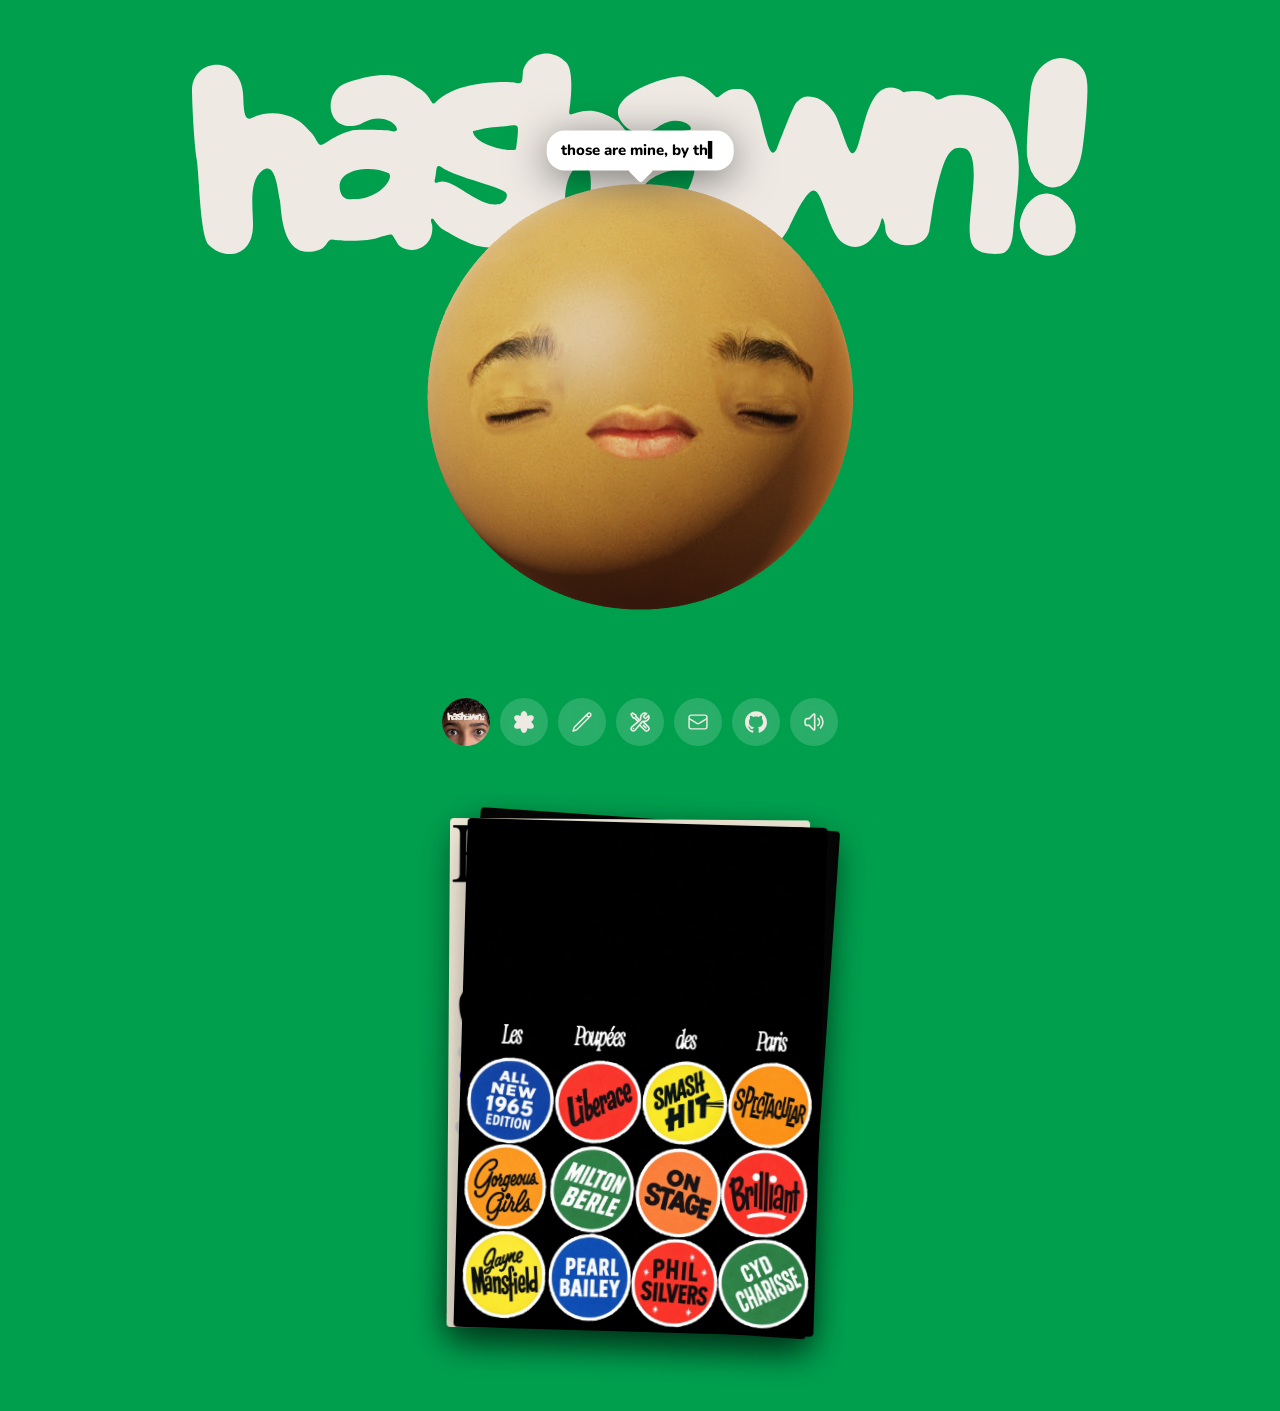
<file: index.html>
<!doctype html>
<html lang="en">
<head>
<meta charset="utf-8">
<meta name="viewport" content="width=device-width, initial-scale=1, viewport-fit=cover">
<title>hashawn!</title>
<meta name="description" content="hashawn — a face on a ball, some posters, and Nardo.">
<meta name="theme-color" content="#009f4d">
<link rel="preconnect" href="https://fonts.googleapis.com">
<link rel="stylesheet" href="https://fonts.googleapis.com/css2?family=Nunito:wght@800;900&display=swap">
<link rel="stylesheet" href="style.css">
<link rel="icon" href="assets/favicon.svg" type="image/svg+xml">
<link rel="preload" as="image" href="assets/face/open_closed.webp">
<link rel="preload" as="image" href="assets/face/normal.webp">
</head>
<body>

<canvas id="face" aria-label="Hassan's face, on a ball. Drag to spin, tap to poke."></canvas>
<div class="bubble" id="bubble" hidden><span class="txt"></span></div>

<main>
  <header class="hero" id="hero">
    <svg class="logo" id="lockup" viewBox="0 0 906 205" aria-label="hashawn!"><use href="#logo"/></svg>
    <nav class="dock pills" aria-label="Links">
      <a class="dk" href="https://instagram.com/hashawnnn" target="_blank" rel="noopener" aria-label="Instagram, @hashawnnn" title="@hashawnnn"><img class="pfp" src="assets/pfp.png" alt="" width="160" height="160"></a>
      <a class="dk" href="nardo/" aria-label="Nardo" title="nardo"><svg><use href="#nardo"/></svg></a>
      <a class="dk" href="blog/" aria-label="Blog" title="blog"><svg><use href="#i-pen"/></svg></a>
      <a class="dk" href="tools/" aria-label="Tools" title="tools"><svg><use href="#i-wrench"/></svg></a>
      <a class="dk" href="mailto:hi@hashawn.com" aria-label="Email" title="mail"><svg><use href="#i-mail"/></svg></a>
      <a class="dk" href="https://github.com/hshwn" target="_blank" rel="noopener" aria-label="GitHub" title="github"><svg><use href="#i-github"/></svg></a>
      <button class="dk" id="mute" aria-pressed="false" aria-label="Mute him" title="sound"><svg class="on"><use href="#i-speaker"/></svg><svg class="off"><use href="#i-speaker-x"/></svg></button>
    </nav>
  </header>

  <section class="shelf" aria-label="Posters">
  <div class="grid stacked" id="grid">
    <a class="poster" href="assets/poupees.webp" data-id="poupees" data-title="Les Poupées de Paris" data-line="twelve badges. one afternoon. five colors and a lot of liberace.">
      <img src="assets/poupees-thumb.jpg" alt="Les Poupées de Paris, a sheet of twelve showbiz badges" width="1131" height="1600" loading="lazy">
      <div class="meta">
        <p class="cap"><b>Les Poupées de Paris</b><span>2026</span><span>lettering, badges</span></p>
      </div>
    </a>
    <a class="poster" href="assets/harvest.jpg" data-id="harvest" data-title="Harvest Everything!" data-line="every single doodle drawn on a trackpad. the phone has a cord because it's a nice phone.">
      <img src="assets/harvest-thumb.jpg" alt="Harvest Everything, a doodle poster" width="905" height="1280" loading="lazy">
      <div class="meta">
        <p class="cap"><b>Harvest Everything!</b><span>2026</span><span>type, trackpad doodles</span></p>
      </div>
    </a>
    <a class="poster" href="assets/ram.webp" data-id="ram" data-title="RAM!" data-line="the sheep are real. the threat is real. come get me chad gippity.">
      <img src="assets/ram-thumb.jpg" alt="RAM!, a sticker poster of a pile of rams" width="1131" height="1600" loading="lazy">
      <div class="meta">
        <p class="cap"><b>RAM!</b><span>2026</span><span>collage, type</span></p>
      </div>
    </a>
  </div>
  <button class="dk gather" id="gather" hidden aria-label="Stack the posters" title="stack"><svg><use href="#i-stack"/></svg></button>
  </section>
</main>

<div class="shade" id="shade" hidden></div>

<script src="sprite.js"></script>
<script src="voice.js"></script>
<script src="sphere.js"></script>
<script src="site.js"></script>
</body>
</html>
</file>
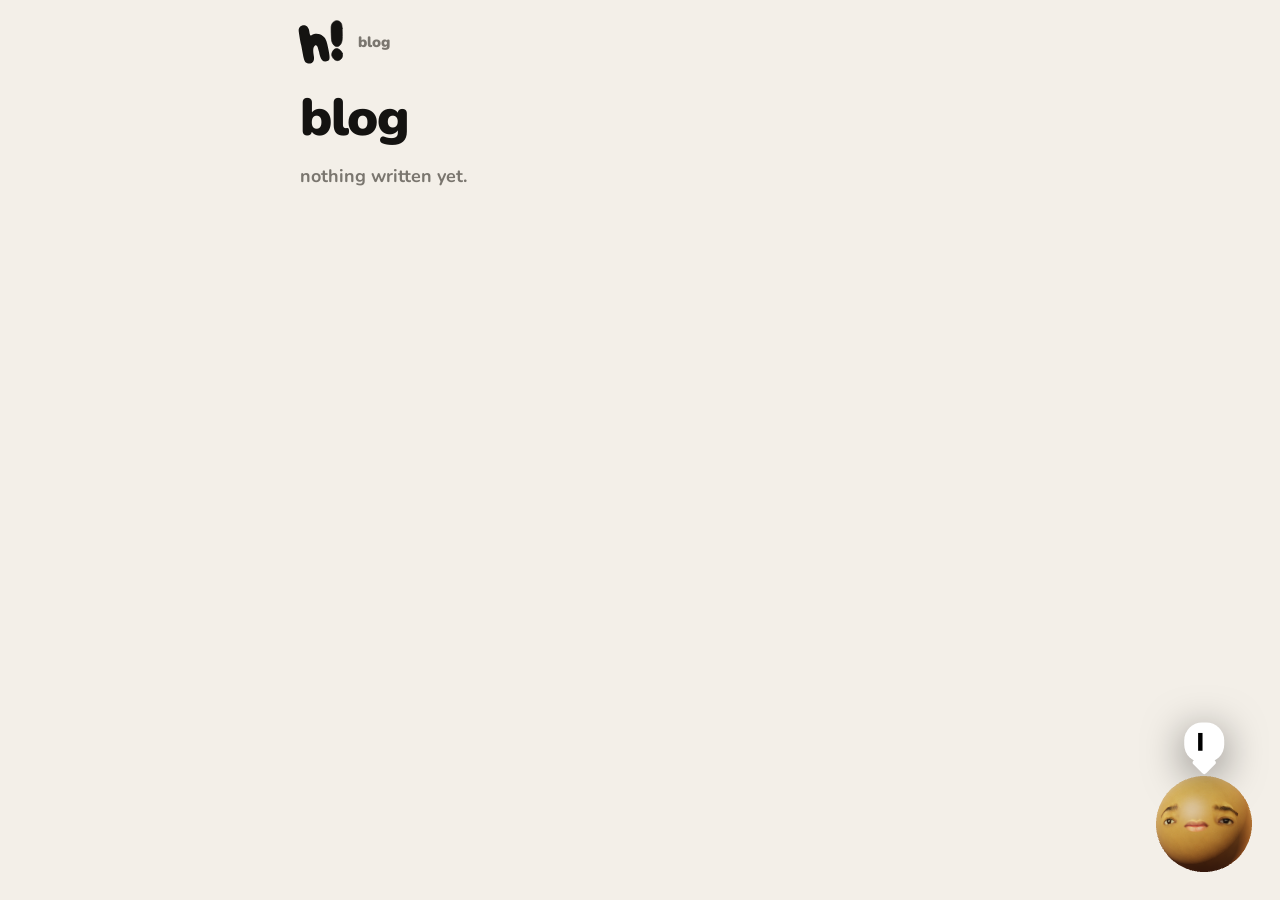
<file: blog/index.html>
<!doctype html>
<html lang="en" class="blog">
<head>
<meta charset="utf-8">
<meta name="viewport" content="width=device-width, initial-scale=1, viewport-fit=cover">
<title>blog — hashawn!</title>
<meta name="description" content="hashawn — written down.">
<meta name="theme-color" content="#f3efe8">
<link rel="preconnect" href="https://fonts.googleapis.com">
<link rel="stylesheet" href="https://fonts.googleapis.com/css2?family=Nunito:wght@600;700;800;900&display=swap">
<link rel="stylesheet" href="/style.css">
<link rel="icon" href="/assets/favicon.svg" type="image/svg+xml">
</head>
<body class="blog">

<canvas id="face" aria-label="Hassan's face, on a ball."></canvas>
<div class="bubble" id="bubble" hidden><span class="txt"></span></div>

<header class="blogbar">
  <a class="mark" href="/" aria-label="hashawn! home"><svg viewBox="0 0 217 200" aria-hidden="true"><use href="#hmark"/></svg></a>
  <a class="crumb" href="/blog/">blog</a>
</header>

<main class="page" id="page">
  <p class="muted">loading…</p>
</main>

<script src="/sprite.js"></script>
<script src="/voice.js"></script>
<script src="/sphere.js"></script>
<script src="/blog.js"></script>
</body>
</html>
</file>
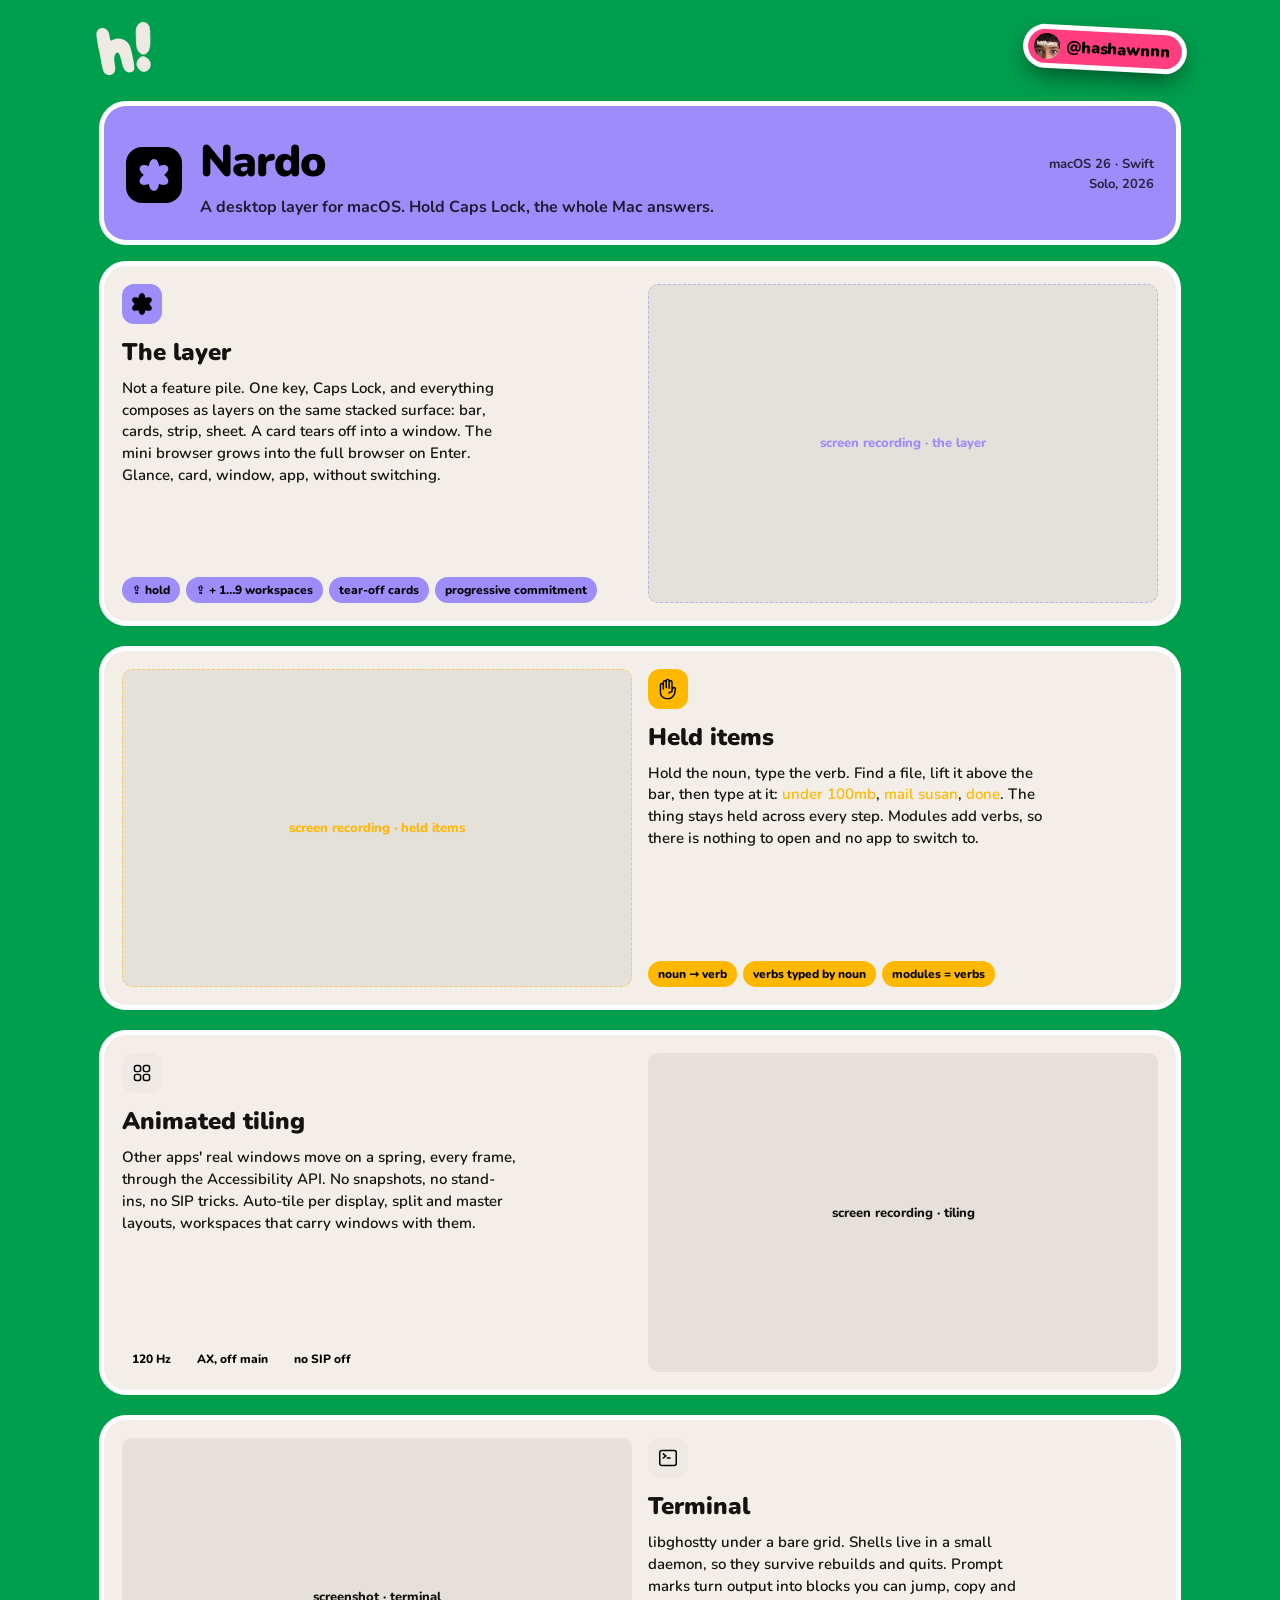
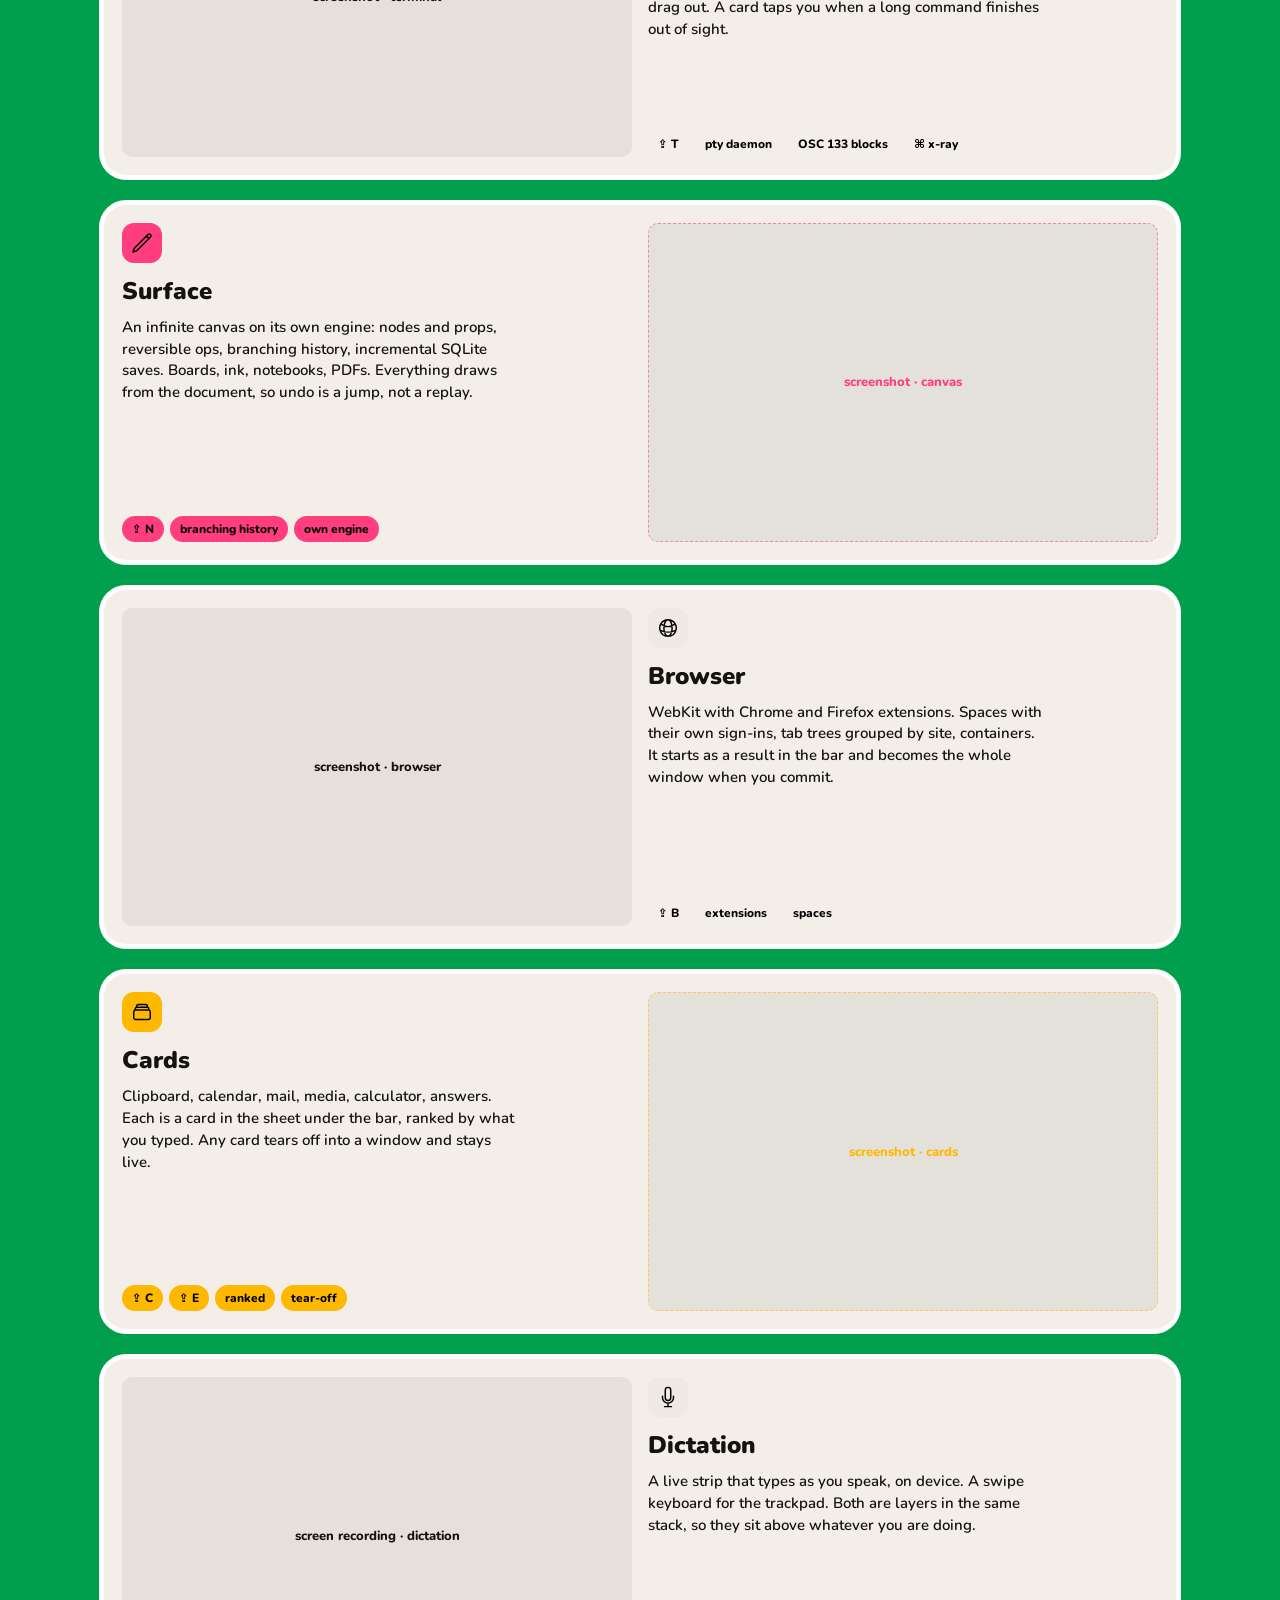
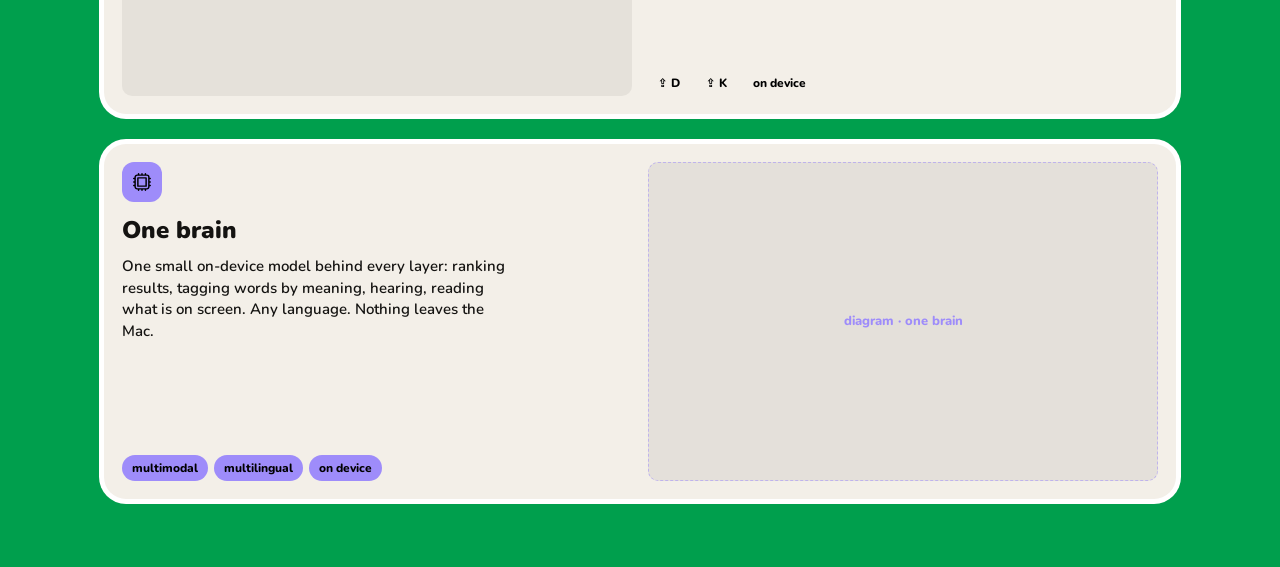
<file: nardo/index.html>
<!doctype html>
<html lang="en">
<head>
<meta charset="utf-8">
<meta name="viewport" content="width=device-width, initial-scale=1, viewport-fit=cover">
<title>Nardo</title>
<meta name="description" content="Nardo — a desktop layer for macOS. Hold Caps Lock and the whole Mac answers.">
<meta name="theme-color" content="#009f4d">
<link rel="preconnect" href="https://fonts.googleapis.com">
<link rel="stylesheet" href="https://fonts.googleapis.com/css2?family=Nunito:wght@600;700;800;900&display=swap">
<link rel="stylesheet" href="../style.css">
<link rel="icon" href="../assets/favicon.svg" type="image/svg+xml">
</head>
<body>

<main class="study">

  <nav class="topbar" aria-label="Home">
    <a class="sticker mark" href="../" aria-label="hashawn! home">
      <svg viewBox="0 0 217 200" aria-hidden="true"><use href="#hmark"/></svg>
    </a>
    <a class="sticker pill ig" href="https://instagram.com/hashawnnn" target="_blank" rel="noopener"><img class="pfp" src="../assets/pfp.png" alt="" width="160" height="160"><span>@hashawnnn</span></a>
  </nav>

  <header class="nardo-hero" style="--role:var(--nardo)">
    <span class="chip big"><svg><use href="#nardo"/></svg></span>
    <div>
      <h1>Nardo</h1>
      <p class="sub">A desktop layer for macOS. Hold Caps Lock, the whole Mac answers.</p>
    </div>
    <div class="meta">macOS 26 · Swift<br>Solo, 2026</div>
  </header>

  <section class="sec" id="layer" style="--role:var(--nardo)">
    <div class="text">
      <div>
        <span class="chip"><svg><use href="#nardo"/></svg></span>
        <h2 class="name" style="margin-top:12px">The layer</h2>
        <p>Not a feature pile. One key, Caps Lock, and everything composes as layers on the same stacked surface: bar, cards, strip, sheet. A card tears off into a window. The mini browser grows into the full browser on Enter. Glance, card, window, app, without switching.</p>
      </div>
      <div class="tags"><span class="tag">⇪ hold</span><span class="tag">⇪ + 1…9 workspaces</span><span class="tag">tear-off cards</span><span class="tag">progressive commitment</span></div>
    </div>
    <div class="media">screen recording · the layer</div>
  </section>

  <section class="sec flip" id="held" style="--role:var(--amber)">
    <div class="text">
      <div>
        <span class="chip"><svg><use href="#i-hand"/></svg></span>
        <h2 class="name" style="margin-top:12px">Held items</h2>
        <p>Hold the noun, type the verb. Find a file, lift it above the bar, then type at it: <em>under 100mb</em>, <em>mail susan</em>, <em>done</em>. The thing stays held across every step. Modules add verbs, so there is nothing to open and no app to switch to.</p>
      </div>
      <div class="tags"><span class="tag">noun → verb</span><span class="tag">verbs typed by noun</span><span class="tag">modules = verbs</span></div>
    </div>
    <div class="media">screen recording · held items</div>
  </section>

  <section class="sec" id="tiling" style="--role:var(--sky)">
    <div class="text">
      <div>
        <span class="chip"><svg><use href="#i-grid"/></svg></span>
        <h2 class="name" style="margin-top:12px">Animated tiling</h2>
        <p>Other apps' real windows move on a spring, every frame, through the Accessibility API. No snapshots, no stand-ins, no SIP tricks. Auto-tile per display, split and master layouts, workspaces that carry windows with them.</p>
      </div>
      <div class="tags"><span class="tag">120 Hz</span><span class="tag">AX, off main</span><span class="tag">no SIP off</span></div>
    </div>
    <div class="media">screen recording · tiling</div>
  </section>

  <section class="sec flip" id="terminal" style="--role:var(--coal)">
    <div class="text">
      <div>
        <span class="chip"><svg><use href="#i-term"/></svg></span>
        <h2 class="name" style="margin-top:12px">Terminal</h2>
        <p>libghostty under a bare grid. Shells live in a small daemon, so they survive rebuilds and quits. Prompt marks turn output into blocks you can jump, copy and drag out. A card taps you when a long command finishes out of sight.</p>
      </div>
      <div class="tags"><span class="tag">⇪ T</span><span class="tag">pty daemon</span><span class="tag">OSC 133 blocks</span><span class="tag">⌘ x-ray</span></div>
    </div>
    <div class="media">screenshot · terminal</div>
  </section>

  <section class="sec" id="canvas" style="--role:var(--rose)">
    <div class="text">
      <div>
        <span class="chip"><svg><use href="#i-pen"/></svg></span>
        <h2 class="name" style="margin-top:12px">Surface</h2>
        <p>An infinite canvas on its own engine: nodes and props, reversible ops, branching history, incremental SQLite saves. Boards, ink, notebooks, PDFs. Everything draws from the document, so undo is a jump, not a replay.</p>
      </div>
      <div class="tags"><span class="tag">⇪ N</span><span class="tag">branching history</span><span class="tag">own engine</span></div>
    </div>
    <div class="media">screenshot · canvas</div>
  </section>

  <section class="sec flip" id="browser" style="--role:var(--mint)">
    <div class="text">
      <div>
        <span class="chip"><svg><use href="#i-globe"/></svg></span>
        <h2 class="name" style="margin-top:12px">Browser</h2>
        <p>WebKit with Chrome and Firefox extensions. Spaces with their own sign-ins, tab trees grouped by site, containers. It starts as a result in the bar and becomes the whole window when you commit.</p>
      </div>
      <div class="tags"><span class="tag">⇪ B</span><span class="tag">extensions</span><span class="tag">spaces</span></div>
    </div>
    <div class="media">screenshot · browser</div>
  </section>

  <section class="sec" id="cards" style="--role:var(--amber)">
    <div class="text">
      <div>
        <span class="chip"><svg><use href="#i-stack"/></svg></span>
        <h2 class="name" style="margin-top:12px">Cards</h2>
        <p>Clipboard, calendar, mail, media, calculator, answers. Each is a card in the sheet under the bar, ranked by what you typed. Any card tears off into a window and stays live.</p>
      </div>
      <div class="tags"><span class="tag">⇪ C</span><span class="tag">⇪ E</span><span class="tag">ranked</span><span class="tag">tear-off</span></div>
    </div>
    <div class="media">screenshot · cards</div>
  </section>

  <section class="sec flip" id="dictation" style="--role:var(--sky)">
    <div class="text">
      <div>
        <span class="chip"><svg><use href="#i-mic"/></svg></span>
        <h2 class="name" style="margin-top:12px">Dictation</h2>
        <p>A live strip that types as you speak, on device. A swipe keyboard for the trackpad. Both are layers in the same stack, so they sit above whatever you are doing.</p>
      </div>
      <div class="tags"><span class="tag">⇪ D</span><span class="tag">⇪ K</span><span class="tag">on device</span></div>
    </div>
    <div class="media">screen recording · dictation</div>
  </section>

  <section class="sec" id="brain" style="--role:var(--nardo)">
    <div class="text">
      <div>
        <span class="chip"><svg><use href="#i-chip"/></svg></span>
        <h2 class="name" style="margin-top:12px">One brain</h2>
        <p>One small on-device model behind every layer: ranking results, tagging words by meaning, hearing, reading what is on screen. Any language. Nothing leaves the Mac.</p>
      </div>
      <div class="tags"><span class="tag">multimodal</span><span class="tag">multilingual</span><span class="tag">on device</span></div>
    </div>
    <div class="media">diagram · one brain</div>
  </section>

</main>


<script src="../sprite.js"></script>
</body>
</html>
</file>
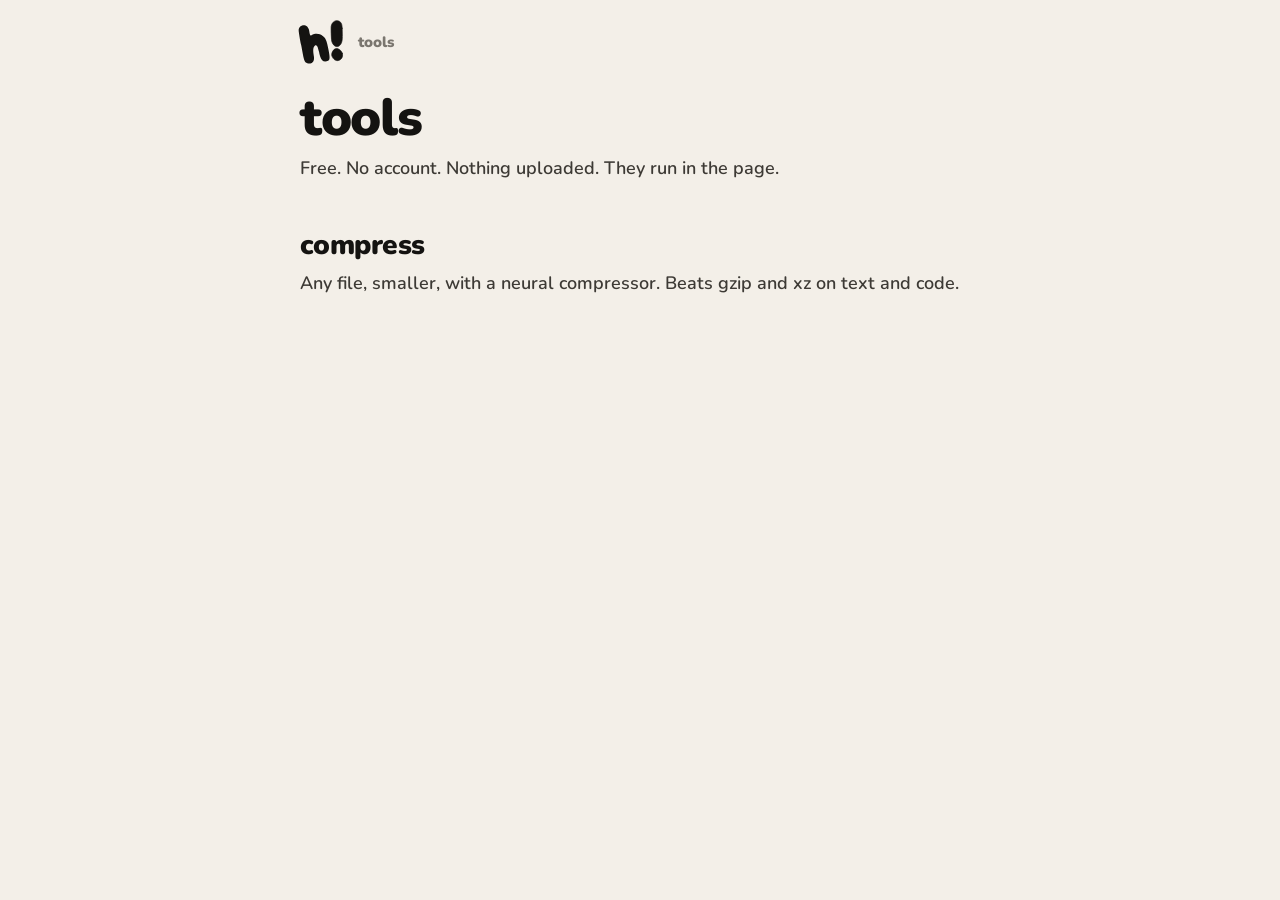
<file: tools/index.html>
<!doctype html>
<html lang="en" class="blog">
<head>
<meta charset="utf-8">
<meta name="viewport" content="width=device-width, initial-scale=1, viewport-fit=cover">
<title>tools — hashawn!</title>
<meta name="description" content="Free tools that run in your browser. No accounts, no uploads.">
<meta name="theme-color" content="#f3efe8">
<link rel="preconnect" href="https://fonts.googleapis.com">
<link rel="stylesheet" href="https://fonts.googleapis.com/css2?family=Nunito:wght@600;700;800;900&display=swap">
<link rel="stylesheet" href="/style.css">
<link rel="icon" href="/assets/favicon.svg" type="image/svg+xml">
</head>
<body class="blog">

<header class="blogbar">
  <a class="mark" href="/" aria-label="hashawn! home"><svg viewBox="0 0 217 200" aria-hidden="true"><use href="#hmark"/></svg></a>
  <a class="crumb" href="/tools/">tools</a>
</header>

<main class="page">
  <h1>tools</h1>
  <p class="lead">Free. No account. Nothing uploaded. They run in the page.</p>
  <section class="index">
    <a class="entry" href="/tools/compress/"><h2>compress</h2><p class="line">Any file, smaller, with a neural compressor. Beats gzip and xz on text and code.</p></a>
  </section>
</main>

<script src="/sprite.js"></script>
</body>
</html>
</file>
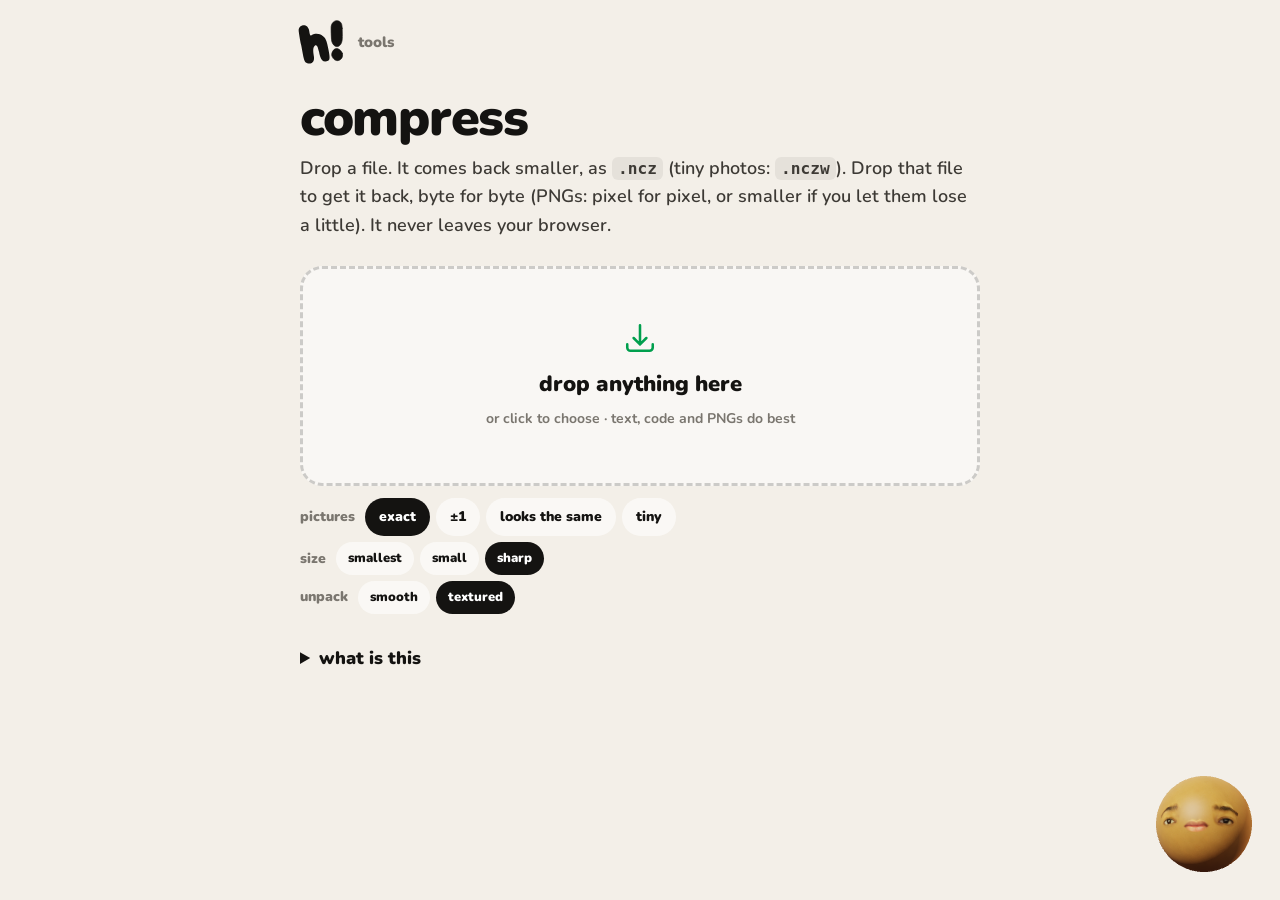
<file: tools/compress/index.html>
<!doctype html>
<html lang="en" class="blog">
<head>
<meta charset="utf-8">
<meta name="viewport" content="width=device-width, initial-scale=1, viewport-fit=cover">
<title>compress — hashawn!</title>
<meta name="description" content="Compress any file in your browser with a neural compressor. Nothing is uploaded.">
<meta name="theme-color" content="#f3efe8">
<link rel="preconnect" href="https://fonts.googleapis.com">
<link rel="stylesheet" href="https://fonts.googleapis.com/css2?family=Nunito:wght@600;700;800;900&display=swap">
<link rel="stylesheet" href="/style.css">
<link rel="icon" href="/assets/favicon.svg" type="image/svg+xml">
</head>
<body class="blog tool">

<canvas id="face" aria-label="Hassan's face, on a ball."></canvas>
<div class="bubble" id="bubble" hidden><span class="txt"></span></div>

<header class="blogbar">
  <a class="mark" href="/" aria-label="hashawn! home"><svg viewBox="0 0 217 200" aria-hidden="true"><use href="#hmark"/></svg></a>
  <a class="crumb" href="/tools/">tools</a>
</header>

<main class="page">
  <h1>compress</h1>
  <p class="lead">Drop a file. It comes back smaller, as <code>.ncz</code> (tiny photos: <code>.nczw</code>). Drop that file to get it back, byte for byte (PNGs: pixel for pixel, or smaller if you let them lose a little). It never leaves your browser.</p>

  <div class="drop" id="drop" tabindex="0" role="button" aria-label="Drop a file or click to choose">
    <svg class="ic"><use href="#i-arrow-down-tray"/></svg>
    <span>drop anything here</span>
    <small>or click to choose · text, code and PNGs do best</small>
  </div>
  <div class="modes" id="modes" role="radiogroup" aria-label="what pictures may lose">
    <span>pictures</span>
    <button type="button" role="radio" data-m="0" title="every pixel comes back exactly">exact</button>
    <button type="button" role="radio" data-m="1" title="every colour value within 1 of the original: about a third smaller, invisible">±1</button>
    <button type="button" role="radio" data-m="2" title="the film grain is taken out and grown back fresh on unpack: much smaller, looks the same, but the pixels are not the originals">looks the same</button>
    <button type="button" role="radio" data-m="3" title="photos (PNG, JPEG, WebP) through a learned codec: tens of times smaller, looks close, not the original; see-through parts come back solid. Fetches 4-6 MB of networks once per size">tiny</button>
  </div>
  <div class="modes sub" id="tinyq" role="radiogroup" aria-label="how small tiny mode makes photos" hidden>
    <span>size</span>
    <button type="button" role="radio" data-q="1" title="the smallest files; fine detail goes soft">smallest</button>
    <button type="button" role="radio" data-q="2" title="small files, more detail">small</button>
    <button type="button" role="radio" data-q="4" title="bigger files, the most detail">sharp</button>
  </div>
  <div class="modes sub" id="tinytex" role="radiogroup" aria-label="how tiny files unpack" hidden>
    <span>unpack</span>
    <button type="button" role="radio" data-t="0" title="the decoder paints the safe average: smooth, a little soft">smooth</button>
    <button type="button" role="radio" data-t="1" title="real texture: small samples of the photo, carried in the file, laid back where it went soft">textured</button>
  </div>
  <input type="file" id="file" hidden>

  <section class="result" id="result" hidden></section>

  <details class="how">
    <summary>what is this</summary>
    <p>A context-mixing compressor, the family that wins the benchmarks and that nobody ships because it's slow. It predicts every bit from what came before, with a tiny neural net that learns as it goes, and a range coder turns the predictions into bytes. The decoder runs the exact same net, so the output is bit-exact. It beats gzip, bzip2 and xz on text and code. It won't beat anything on photos, video or zips, those are already squeezed.</p>
    <p>PNGs get their own model: every pixel is predicted from the ones before it (and red and blue from green), and only the surprise is stored. You get back a PNG with exactly the same pixels and the same metadata (colour profile, text, everything); only PNG's own internal packing is redone, so the file's bytes can differ. Photos come out around half the size of their PNG; flat graphics and palette images less so.</p>
    <p>PNGs can also go lossy, if you pick it. <b>±1</b> lets every colour value move by one step out of 255: nobody can see that, and photos shrink by about a third. <b>Looks the same</b> goes further: it takes the grain out of the photo, keeps a tiny fingerprint of it (how strong it is at each brightness, its size, its colour, how it clumps), stores the clean picture within ±2, and grows new grain with the same fingerprint when you unpack. The grain looks the same, but it's new grain, so the pixels are not the originals. Pictures without grain just get the ±2. Transparent and palette PNGs always stay exact.</p>
    <p><b>Tiny</b> is a learned codec, for photos. A neural encoder turns the picture into a small grid of numbers, our coder packs them (each group of numbers predicted from the ones before it, by a small network that gives the same answer on every machine, so files always open), and on the way back our own small decoder network paints the picture from them. A whole photo fits in tens of kilobytes; it looks close, but fine texture goes soft and it is not the original, and it has no transparency (see-through parts come back solid). The photo's film grain is measured on the way in (the same fingerprint as looks-the-same mode, about 1.4 KB) and grown back fresh on the way out, so smooth areas don't turn plastic. Every file also carries a few small samples of the photo's own textures and where each goes (about 1.5 KB at the smallest size, less at the others, which lose less), and unpacking textured lays them back where the picture went soft, so leaves and plaster look like leaves and plaster instead of blur. Three sizes: smallest (a photo in about 12 KB), small (about 17 KB) and sharp (about 32 KB); each fetches its own networks the first time (4 MB, 4 MB, 5.9 MB). The encoder is from CompressAI's cheng2020-anchor, © 2021-2025 InterDigital Communications, Inc., BSD 3-Clause Clear License; the coder, the predictor and the decoder are ours.</p>
    <p>For text it also runs a 3-million-parameter language model, the smallest one that still reads English, and feeds its guesses into the mixer as one more input. That part is slow, tens of kilobytes a second, and the first time it fetches the model once (3 MB). Everything else goes through the context mixer alone at around 2MB a second. The bar is honest either way.</p>
  </details>
</main>

<script src="/sprite.js"></script>
<script src="/voice.js"></script>
<script src="/sphere.js"></script>
<script src="app.js"></script>
</body>
</html>
</file>
<file: style.css>
/* hashawn.com */
:root {
  --bg: #009f4d;
  --black: #000;
  --cream: #eee9e3;
  --green: #009f4d;
  --nardo: #9e8cfa;
  --rose: #ff3d7f;
  --amber: #ffb800;
  --paper: #161616;
  --ink: #f1ede6;
  --mute: #8f8a82;
  --line: rgba(255,255,255,0.08);
  --rim: 5px;
  --r: 22px;
  --gap: 14px;
}

* { box-sizing: border-box; }
html { -webkit-text-size-adjust: 100%; background: var(--bg); scroll-behavior: smooth; }
body {
  margin: 0;
  background: var(--bg);
  color: var(--ink);
  font-family: ui-rounded, "SF Pro Rounded", "Nunito", system-ui, -apple-system, sans-serif;
  font-weight: 800;
  -webkit-font-smoothing: antialiased;
  overflow-x: hidden;
}
a { color: inherit; text-decoration: none; }

/* ---------- the ball ---------- */
#face {
  position: fixed; left: 0; top: 0; width: 0; height: 0;   /* a square around the ball, sized and moved by sphere.js */
  z-index: 45; pointer-events: none;          /* above the shade and an open poster; hit-testing is done in JS */
  touch-action: none;
}
#face.hot { pointer-events: auto; cursor: grab; }
#face.hot.grabbing { cursor: grabbing; }

.bubble {
  position: fixed; z-index: 47;
  width: max-content; max-width: min(320px, 70vw);
  background: #fff; color: #000;
  border-radius: 18px; padding: 10px 14px;
  font-size: 15px; font-weight: 800; line-height: 1.3;
  transform: translate(-50%, -100%);
  pointer-events: none;
  filter: drop-shadow(0 8px 20px rgba(0,0,0,0.5));
}
.bubble::after {
  content: ""; position: absolute; left: calc(50% + var(--tail, 0px)); bottom: -9px; width: 18px; height: 18px;
  background: #fff; border-radius: 3px; transform: translateX(-50%) rotate(45deg);
}
.bubble[hidden] { display: none; }
.bubble .txt::after { content: "▍"; animation: caret 0.8s steps(2) infinite; }
.bubble.done .txt::after { content: ""; }
@keyframes caret { 50% { opacity: 0; } }

/* ---------- hero ---------- */
main { max-width: 1200px; margin: 0 auto; padding: 0 20px 80px; }
.hero { position: relative; height: 86svh; min-height: 560px; }   /* the grid peeks into the first screen */
.logo {
  position: fixed; left: 0; top: 0; transform-origin: 0 0;
  width: min(620px, 74vw); height: auto; overflow: visible;
  color: var(--cream); fill: currentColor;
  z-index: 40; cursor: pointer;                 /* behind him */
  transition: filter 0.2s, opacity 0.15s;
}
.logo.small { filter: drop-shadow(0 4px 14px rgba(0,0,0,0.8)); }
body.locked { overflow: hidden; }
.pills {
  position: absolute; left: 0; right: 0; bottom: 28px;
  display: flex; justify-content: center; align-items: center; gap: 10px;
  z-index: 7;
}
/* the dock: round, translucent, icon only */
.dk {
  width: 48px; height: 48px; border-radius: 50%; border: 0; padding: 0;
  display: grid; place-items: center; overflow: hidden;
  background: rgba(255,255,255,0.16); color: var(--cream);
  -webkit-backdrop-filter: blur(8px); backdrop-filter: blur(8px);
  cursor: pointer; transition: transform 0.15s, background 0.15s;
  -webkit-tap-highlight-color: transparent;
}
.dk:hover { transform: scale(1.08); background: rgba(255,255,255,0.24); }
.dk:active { transform: scale(0.94); }
.dk svg { width: 22px; height: 22px; }
.dk .pfp { width: 100%; height: 100%; object-fit: cover; display: block; }
.dk .off { display: none; }
.dk[aria-pressed="true"] { background: rgba(0,0,0,0.35); }
.dk[aria-pressed="true"] .on { display: none; }
.dk[aria-pressed="true"] .off { display: block; }

.pill {
  display: inline-flex; align-items: center; gap: 0.4em;
  padding: 0.36em 0.75em 0.36em 0.55em;
  border-radius: 999px;
  background: var(--role); color: #000;
  font: inherit; font-size: clamp(15px, 1.5vw, 30px); font-weight: 900; letter-spacing: -0.01em;
  white-space: nowrap; border: 0; cursor: pointer;
  box-shadow: 0 0 0 var(--rim) #fff, 0 10px 24px rgba(0,0,0,0.55);
  transition: transform 0.08s;
  -webkit-tap-highlight-color: transparent;
}
.pill:active { transform: scale(0.95) rotate(-2deg); }
.pill .ic { width: 1.1em; height: 1.1em; flex: none; }
.pill .pfp { width: 1.6em; height: 1.6em; border-radius: 50%; object-fit: cover; flex: none; margin: -0.2em 0 -0.2em -0.15em; }
.pill.nardo { --role: var(--nardo); }
.pill.ig    { --role: var(--rose); }
.pill.mail  { --role: var(--amber); }
.pill.gh    { --role: var(--cream); }

/* ---------- posters ---------- */
.grid {
  display: grid; grid-template-columns: repeat(3, 1fr); gap: var(--gap); align-items: start;
  padding-top: 20px;
}
.poster {
  display: block; position: relative; z-index: 2;
  touch-action: pan-y;
  -webkit-user-drag: none; -webkit-user-select: none; user-select: none;
  -webkit-tap-highlight-color: transparent;
  will-change: transform;
}
.poster img { display: block; width: 100%; height: auto; border-radius: 4px; pointer-events: none; }
.poster.lifted { z-index: 30; cursor: grabbing; }
.poster.lifted img { box-shadow: 0 30px 70px rgba(0,0,0,0.7); }
.poster .meta { display: none; }
.poster.open {
  position: fixed; z-index: 40; left: 50%; top: 50%;
  width: auto; max-width: min(92vw, 1100px);
  transform: translate(-50%, -50%);
  cursor: zoom-out;
  display: flex; flex-direction: column; align-items: center; gap: 12px;
}
.poster.open > img { width: auto; max-width: min(92vw, 1100px); max-height: 74vh; border-radius: 6px; }
.poster.open .meta { display: flex; flex-direction: column; align-items: center; gap: 10px; cursor: default; }
.cap {
  margin: 0; display: inline-flex; align-items: center; gap: 0.6em;
  background: #fff; color: #000; border-radius: 999px; padding: 0.35em 0.9em;
  font-size: 14px; font-weight: 700; white-space: nowrap;
}
.cap b { font-weight: 900; }
.cap span { opacity: 0.6; }
.cap span::before { content: "·"; margin-right: 0.6em; opacity: 0.5; }
.slot { border-radius: 4px; background: var(--paper); }

/* the pile: every poster in one slot, each lying a little crooked (transforms set in JS) */
.grid.stacked {
  display: block; position: relative; padding-top: 0;
  width: min(360px, 70vw); aspect-ratio: 1131 / 1600; margin: 48px auto 0;
}
.grid.stacked .poster { position: absolute; inset: 0; cursor: pointer; }
.grid.stacked .poster.lifted { cursor: grabbing; }
.grid.stacked .poster img { height: 100%; object-fit: cover; box-shadow: 0 14px 34px rgba(0,0,0,0.35); }
.gather { position: sticky; bottom: 28px; margin: 28px auto 0; z-index: 8; animation: pop 0.32s cubic-bezier(.2,.9,.3,1.4); }
.gather[hidden] { display: none; }
@keyframes pop { from { transform: scale(0.4); opacity: 0; } }

.shade { position: fixed; inset: 0; z-index: 35; background: rgba(0,0,0,0.82); }
.shade[hidden] { display: none; }

@media (max-width: 720px) {
  main { padding: 0 14px 60px; }
  .hero { height: 100svh; min-height: 520px; }
  .pills { bottom: 18px; }
  .grid { grid-template-columns: 1fr; gap: 12px; }
  .poster.open > img { max-height: 58vh; }
  .cap { font-size: 12px; }
  .bubble { font-size: 14px; }
}

@media (min-width: 721px) and (max-width: 1000px) {
  .grid { grid-template-columns: repeat(2, 1fr); }
}

@media (prefers-reduced-motion: reduce) {
  html { scroll-behavior: auto; }
}

/* ---------- nardo page ---------- */
.study { max-width: 1120px; margin: 0 auto; padding: 18px 16px 60px; display: grid; gap: 14px; font-weight: 600; color: #141311; }
.topbar { display: flex; align-items: center; justify-content: space-between; padding: 6px 2px 10px; }
.topbar .mark { display: block; width: 54px; transform: rotate(-6deg); }
.topbar .mark svg { width: 100%; height: auto; display: block; overflow: visible; color: var(--cream); fill: currentColor; }
.topbar .pill { transform: rotate(3deg); font-size: 16px; }

.nardo-hero {
  background: var(--nardo); color: #000;
  border-radius: var(--r); padding: 26px 22px 22px;
  display: grid; grid-template-columns: auto 1fr auto; align-items: center; gap: 18px;
  box-shadow: 0 0 0 var(--rim) #fff;
  margin: 8px 8px 4px;
}
.nardo-hero h1 { margin: 0; font-size: 44px; font-weight: 900; letter-spacing: -0.02em; }
.nardo-hero .sub { margin: 4px 0 0; font-size: 16px; font-weight: 700; opacity: 0.8; }
.nardo-hero .meta { text-align: right; font-size: 13px; font-weight: 700; opacity: 0.75; line-height: 1.5; }

.chip {
  width: 40px; height: 40px; border-radius: 12px;
  display: grid; place-items: center;
  background: var(--role, var(--cream)); color: #000;
}
.chip svg { width: 22px; height: 22px; }
.chip.big { width: 56px; height: 56px; border-radius: 16px; }
.chip.big svg { width: 32px; height: 32px; }
.nardo-hero .chip { background: #000; color: var(--nardo); }

.sec {
  display: grid; grid-template-columns: 1fr 1fr; gap: 16px;
  background: #f3efe8; border-radius: var(--r); padding: 18px;
  box-shadow: 0 0 0 var(--rim) #fff;
  margin: 8px;
  scroll-margin-top: 10px;
}
.sec.flip .media { order: -1; }
.sec .text { display: flex; flex-direction: column; justify-content: space-between; min-height: 220px; }
.sec .name { font-size: 24px; font-weight: 900; margin: 0; }
.sec .text p { margin: 10px 0 0; color: #141311; font-size: 15px; line-height: 1.45; max-width: 44ch; }
.sec .text em { font-style: normal; color: var(--role); }
.sec .tags { display: flex; flex-wrap: wrap; gap: 6px; margin-top: 14px; }
.tag { font-size: 12px; font-weight: 800; padding: 5px 10px; border-radius: 999px; background: var(--role); color: #000; }
.media {
  aspect-ratio: 16 / 10; border-radius: 10px; overflow: hidden;
  background: rgba(0,0,0,0.06);
  display: grid; place-items: center;
  border: 1.5px dashed color-mix(in srgb, var(--role) 55%, transparent);
  color: var(--role); font-weight: 800; font-size: 13px;
}
.media img, .media video { width: 100%; height: 100%; object-fit: cover; display: block; border: 0; }
.media.has { border: 0; }

@media (max-width: 760px) {
  .sec { grid-template-columns: 1fr; }
  .sec.flip .media { order: 0; }
  .sec .text { min-height: 0; }
  .nardo-hero { grid-template-columns: auto 1fr; }
  .nardo-hero .meta { grid-column: 1 / -1; text-align: left; }
  .nardo-hero h1 { font-size: 34px; }
}

/* ---------- blog: cream pages, one per post ---------- */
html.blog, body.blog { background: #f3efe8; color: #141311; }
body.blog { min-height: 100svh; }
body.blog #face { pointer-events: none; }
.blogbar {
  display: flex; align-items: center; gap: 14px;
  max-width: 720px; margin: 0 auto; padding: 22px 20px 0;
}
.blogbar .mark { display: block; width: 44px; transform: rotate(-6deg); color: #141311; }
.blogbar .mark svg { width: 100%; height: auto; display: block; overflow: visible; fill: currentColor; }
.blogbar .crumb { font-weight: 900; font-size: 15px; color: #7a766f; }
.page { max-width: 720px; margin: 0 auto; padding: 28px 20px 120px; font-weight: 600; font-size: 18px; line-height: 1.6; }
.page .muted { color: #7a766f; font-weight: 700; }
.page h1 { font-size: clamp(34px, 5vw, 52px); font-weight: 900; letter-spacing: -0.025em; line-height: 1.02; margin: 0 0 10px; }
.page .date { color: #7a766f; font-size: 14px; font-weight: 800; margin: 0; }
.post header { margin: 22px 0 34px; }
.post h2 { font-size: 24px; font-weight: 900; margin: 34px 0 10px; letter-spacing: -0.01em; }
.post h3 { font-size: 19px; font-weight: 900; margin: 26px 0 8px; }
.post p { margin: 0 0 18px; }
.post a { color: #009f4d; text-decoration: underline; text-decoration-thickness: 2px; text-underline-offset: 3px; }
.post img { display: block; width: 100%; height: auto; border-radius: 12px; margin: 26px 0; }
.post code { font: 600 0.9em ui-monospace, "SF Mono", Menlo, monospace; background: rgba(0,0,0,0.06); padding: 2px 6px; border-radius: 6px; }
.post pre { background: #141311; color: #f1ede6; padding: 16px 18px; border-radius: 12px; overflow-x: auto; margin: 22px 0; font-size: 15px; line-height: 1.5; }
.post pre code { background: none; padding: 0; color: inherit; font-size: inherit; }
.post blockquote { margin: 22px 0; padding: 2px 0 2px 18px; border-left: 4px solid #009f4d; color: #3d3a35; }
.post ul, .post ol { padding-left: 24px; margin: 0 0 18px; }
.post hr { border: 0; border-top: 2px solid rgba(0,0,0,0.08); margin: 30px 0; }
.index h1 { margin-bottom: 18px; }
.entry { display: block; padding: 22px 0; border-top: 2px solid rgba(0,0,0,0.08); color: inherit; }
.entry:first-of-type { border-top: 0; }
.entry h2 { font-size: 28px; font-weight: 900; letter-spacing: -0.02em; margin: 0 0 4px; line-height: 1.1; }
.entry .line { margin: 8px 0 0; color: #3d3a35; }
.entry:hover h2 { color: #009f4d; }
@media (max-width: 720px) {
  .page { padding: 20px 18px 100px; font-size: 17px; }
  .entry h2 { font-size: 24px; }
}

/* ---------- tools ---------- */
.page .lead { font-size: 18px; color: #3d3a35; margin: 6px 0 26px; }
.page .lead code { font: 700 0.9em ui-monospace, "SF Mono", Menlo, monospace; background: rgba(0,0,0,0.06); padding: 2px 6px; border-radius: 6px; }
.drop {
  display: flex; flex-direction: column; align-items: center; justify-content: center; gap: 6px;
  min-height: 220px; border-radius: 22px; cursor: pointer;
  border: 3px dashed rgba(0,0,0,0.18); background: rgba(255,255,255,0.5);
  font-weight: 900; font-size: 22px; color: #141311;
  transition: transform 0.08s, border-color 0.15s, background 0.15s;
  -webkit-user-select: none; user-select: none;
}
.drop small { font-size: 14px; font-weight: 700; color: #7a766f; }
.drop .ic { width: 34px; height: 34px; color: #009f4d; margin-bottom: 6px; }
.drop:hover, .drop.over { border-color: #009f4d; background: rgba(0,159,77,0.08); }
.drop.over { transform: scale(1.01); }
.drop.busy { pointer-events: none; opacity: 0.6; }
.modes { display: flex; align-items: center; gap: 6px; margin-top: 12px; flex-wrap: wrap; }
.modes span { font-size: 14px; font-weight: 900; color: #7a766f; margin-right: 4px; }
.modes button {
  border: 0; border-radius: 999px; padding: 8px 14px; cursor: pointer;
  font: inherit; font-weight: 900; font-size: 14px; background: rgba(255,255,255,0.6); color: #141311;
  transition: transform 0.08s, background 0.15s, color 0.15s;
}
.modes button:hover { background: #fff; }
.modes button.on { background: #141311; color: #fff; }
.modes.sub { margin-top: 6px; }
.modes.sub button { padding: 6px 12px; font-size: 13px; }
.modes button:active { transform: scale(0.93) rotate(-2deg); }
.result { margin-top: 18px; }
.job { background: #fff; border-radius: 22px; padding: 22px 24px; box-shadow: 0 0 0 var(--rim) #fff, 0 12px 30px rgba(0,0,0,0.08); }
.job .label { margin: 0; font-weight: 900; font-size: 15px; color: #7a766f; word-break: break-all; }
.job .big { margin: 2px 0 14px; font-size: 64px; font-weight: 900; letter-spacing: -0.03em; line-height: 1; color: #009f4d; }
.job .sub { margin: 12px 0 0; font-size: 14px; font-weight: 700; color: #7a766f; }
.job .bar { height: 12px; border-radius: 999px; background: rgba(0,0,0,0.07); overflow: hidden; margin: 10px 0 0; }
.job .bar i { display: block; height: 100%; border-radius: 999px; background: #009f4d; transition: width 0.15s; }
.job .bars { display: grid; gap: 8px; margin-top: 4px; }
.job .row { display: grid; grid-template-columns: 64px 1fr 80px; align-items: center; gap: 12px; font-weight: 800; font-size: 14px; }
.job .row .bar { margin: 0; }
.job .row b { text-align: right; font-weight: 800; }
.btn {
  margin-top: 18px; border: 0; border-radius: 999px; padding: 12px 20px; cursor: pointer;
  font: inherit; font-weight: 900; font-size: 16px; background: #141311; color: #fff;
  transition: transform 0.08s;
}
.btn:active { transform: scale(0.95) rotate(-2deg); }
.view { margin: 14px 0 4px; border-radius: 14px; overflow: hidden; background: #141311; line-height: 0; }
.view img { width: 100%; height: auto; display: block; }
.view.cmp { position: relative; cursor: ew-resize; touch-action: none; --x: 50%; }
.view.cmp .top { position: absolute; inset: 0; clip-path: inset(0 0 0 var(--x)); }
.view.cmp .seam { position: absolute; top: 0; bottom: 0; left: var(--x); width: 3px; margin-left: -1.5px; background: #fff; box-shadow: 0 0 0 1px rgba(0,0,0,0.25); }
.view .tag { position: absolute; top: 10px; padding: 4px 9px; border-radius: 999px; font-size: 12px; font-weight: 900; line-height: 1.2; background: rgba(20,19,17,0.72); color: #fff; }
.view .tag.l { left: 10px; } .view .tag.r { right: 10px; }
.slide { width: 100%; margin: 8px 0 0; accent-color: #009f4d; }
.btn.ghost { background: transparent; color: #141311; box-shadow: inset 0 0 0 2px #141311; margin-left: 8px; }
.how { margin-top: 30px; color: #3d3a35; }
.how summary { font-weight: 900; cursor: pointer; color: #141311; }
.how p { margin: 10px 0 0; font-size: 15px; }
</file>
